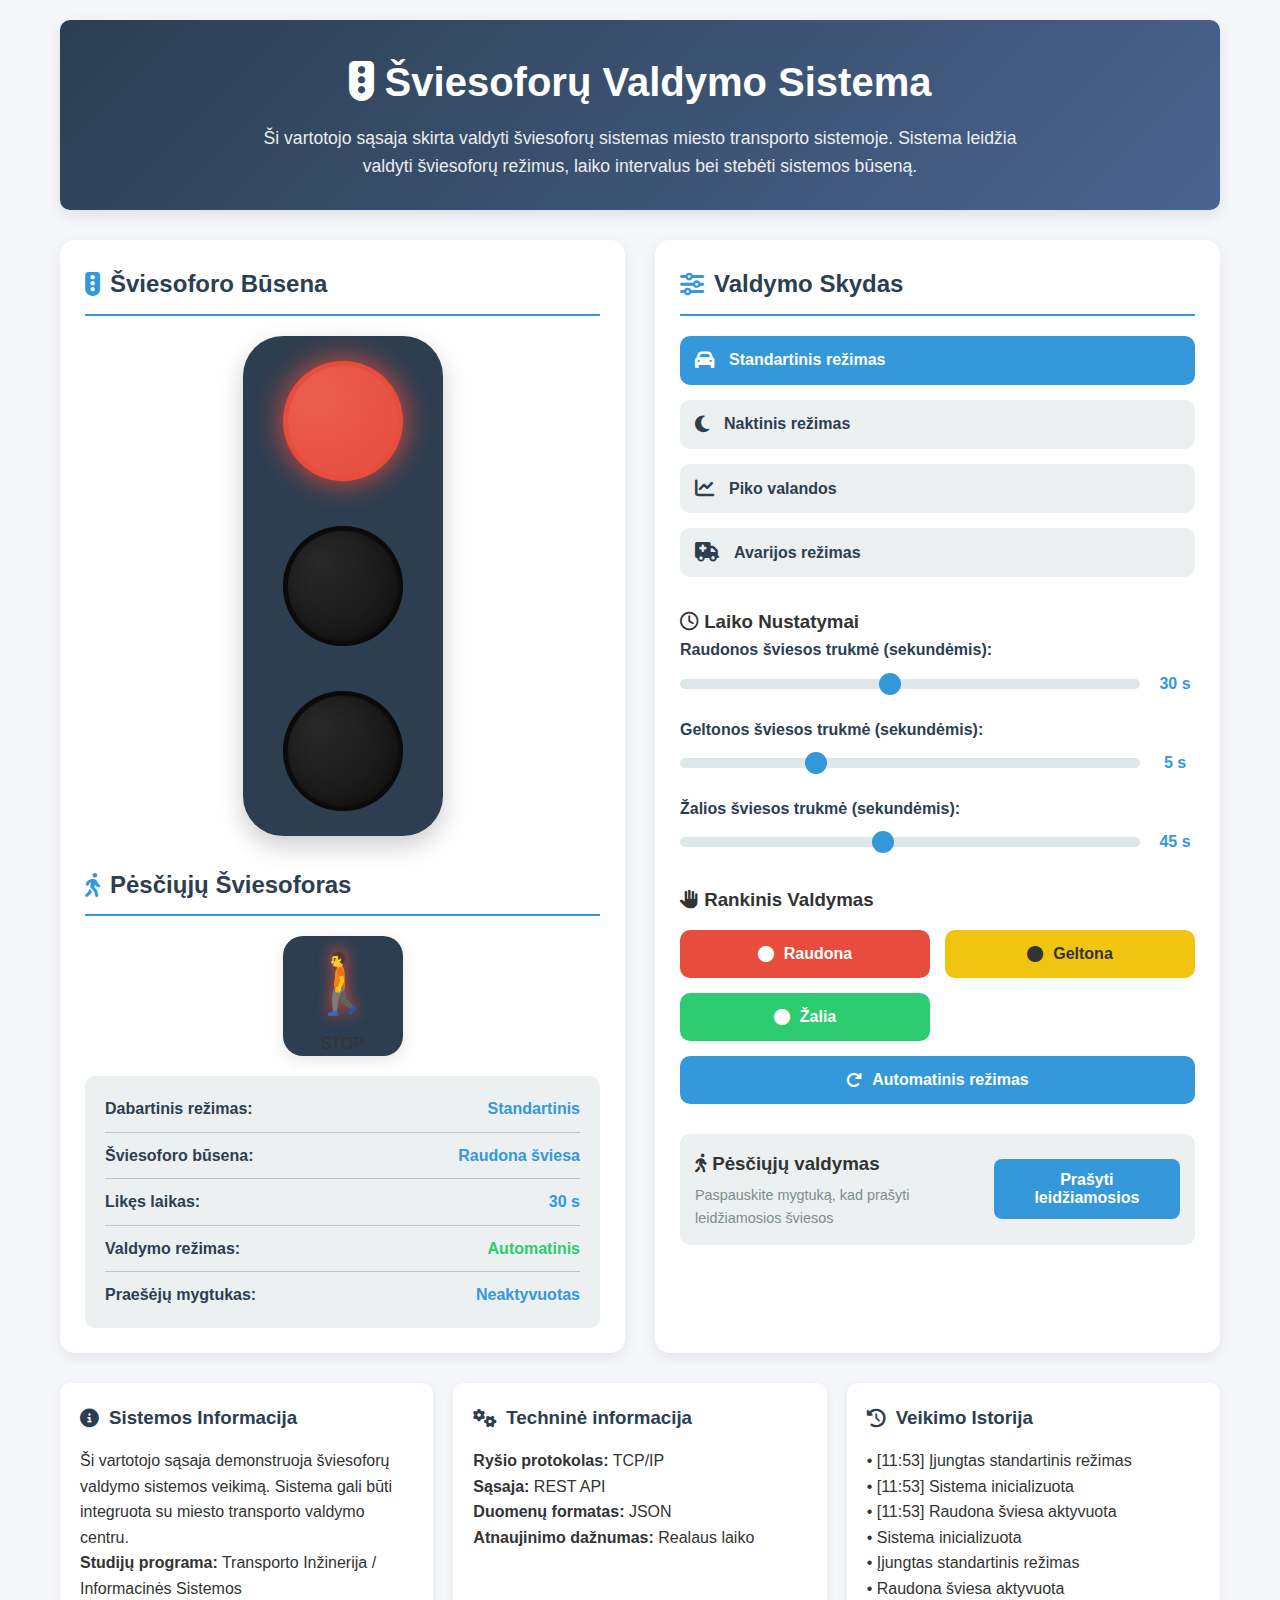
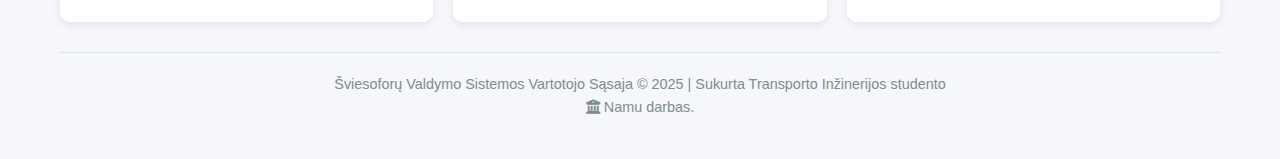
<file: skriptiniond2/index.html>
<!DOCTYPE html>
<html lang="lt">
<head>
    <meta charset="UTF-8">
    <meta name="viewport" content="width=device-width, initial-scale=1.0">
    <title>Šviesoforų Valdymo Sistema</title>
    <link rel="stylesheet" href="https://cdnjs.cloudflare.com/ajax/libs/font-awesome/6.4.0/css/all.min.css">
    <style>
        * {
            margin: 0;
            padding: 0;
            box-sizing: border-box;
            font-family: 'Segoe UI', Tahoma, Geneva, Verdana, sans-serif;
        }
        
        body {
            background-color: #f5f7fa;
            color: #333;
            line-height: 1.6;
            padding: 20px;
            max-width: 1200px;
            margin: 0 auto;
        }
        
        header {
            text-align: center;
            padding: 30px 0;
            background: linear-gradient(135deg, #2c3e50, #4a6491);
            color: white;
            border-radius: 10px;
            margin-bottom: 30px;
            box-shadow: 0 5px 15px rgba(0, 0, 0, 0.1);
        }
        
        h1 {
            font-size: 2.5rem;
            margin-bottom: 10px;
        }
        
        .subtitle {
            font-size: 1.1rem;
            opacity: 0.9;
            max-width: 800px;
            margin: 0 auto;
        }
        
        .main-container {
            display: flex;
            flex-wrap: wrap;
            gap: 30px;
            margin-bottom: 30px;
        }
        
        .traffic-light-section {
            flex: 1;
            min-width: 300px;
            background-color: white;
            border-radius: 15px;
            padding: 25px;
            box-shadow: 0 5px 15px rgba(0, 0, 0, 0.08);
        }
        
        .control-panel {
            flex: 1;
            min-width: 300px;
            background-color: white;
            border-radius: 15px;
            padding: 25px;
            box-shadow: 0 5px 15px rgba(0, 0, 0, 0.08);
        }
        
        h2 {
            color: #2c3e50;
            border-bottom: 2px solid #3498db;
            padding-bottom: 10px;
            margin-bottom: 20px;
            display: flex;
            align-items: center;
            gap: 10px;
        }
        
        h2 i {
            color: #3498db;
        }
        
        .traffic-light {
            width: 200px;
            height: 500px;
            background-color: #2c3e50;
            border-radius: 40px;
            margin: 0 auto 30px;
            padding: 25px 0;
            display: flex;
            flex-direction: column;
            align-items: center;
            justify-content: space-between;
            position: relative;
            box-shadow: 0 10px 25px rgba(0, 0, 0, 0.2);
        }
        
        .light {
            width: 120px;
            height: 120px;
            border-radius: 50%;
            background-color: #111;
            position: relative;
            transition: all 0.3s ease;
            box-shadow: inset 0 0 20px rgba(0, 0, 0, 0.8);
        }
        
        .light::after {
            content: '';
            position: absolute;
            top: 5px;
            left: 5px;
            width: 110px;
            height: 110px;
            border-radius: 50%;
            background: radial-gradient(circle at 30px 30px, rgba(255, 255, 255, 0.1), transparent);
        }
        
        .light.active.red {
            background-color: #e74c3c;
            box-shadow: 0 0 30px #e74c3c;
        }
        
        .light.active.yellow {
            background-color: #f1c40f;
            box-shadow: 0 0 30px #f1c40f;
        }
        
        .light.active.green {
            background-color: #2ecc71;
            box-shadow: 0 0 30px #2ecc71;
        }
        
        .pedestrian-light {
            width: 120px;
            height: 120px;
            background-color: #2c3e50;
            border-radius: 20px;
            margin: 0 auto 20px;
            display: flex;
            flex-direction: column;
            align-items: center;
            justify-content: center;
            position: relative;
            box-shadow: 0 5px 15px rgba(0, 0, 0, 0.1);
        }
        
        .pedestrian-icon {
            font-size: 60px;
            color: #444;
            transition: all 0.3s ease;
        }
        
        .pedestrian-light.active .pedestrian-icon {
            color: #2ecc71;
            text-shadow: 0 0 15px #2ecc71;
        }
        
        .pedestrian-light.stop .pedestrian-icon {
            color: #e74c3c;
            text-shadow: 0 0 15px #e74c3c;
        }
        
        .mode-selector {
            display: flex;
            flex-direction: column;
            gap: 15px;
            margin-bottom: 30px;
        }
        
        .mode-btn {
            padding: 15px;
            background-color: #ecf0f1;
            border: none;
            border-radius: 10px;
            font-size: 1rem;
            font-weight: 600;
            color: #2c3e50;
            cursor: pointer;
            transition: all 0.3s ease;
            display: flex;
            align-items: center;
            justify-content: flex-start;
            gap: 15px;
        }
        
        .mode-btn:hover {
            background-color: #d6dbdf;
            transform: translateY(-3px);
        }
        
        .mode-btn.active {
            background-color: #3498db;
            color: white;
        }
        
        .mode-btn i {
            font-size: 1.2rem;
        }
        
        .time-controls {
            margin-bottom: 30px;
        }
        
        .time-control {
            margin-bottom: 20px;
        }
        
        .time-control label {
            display: block;
            margin-bottom: 8px;
            font-weight: 600;
            color: #2c3e50;
        }
        
        .slider-container {
            display: flex;
            align-items: center;
            gap: 15px;
        }
        
        .slider-value {
            min-width: 40px;
            text-align: center;
            font-weight: 600;
            color: #3498db;
        }
        
        input[type="range"] {
            flex: 1;
            height: 10px;
            -webkit-appearance: none;
            background: #dfe6e9;
            border-radius: 5px;
            outline: none;
        }
        
        input[type="range"]::-webkit-slider-thumb {
            -webkit-appearance: none;
            width: 22px;
            height: 22px;
            background: #3498db;
            border-radius: 50%;
            cursor: pointer;
        }
        
        .manual-controls {
            display: grid;
            grid-template-columns: 1fr 1fr;
            gap: 15px;
            margin-bottom: 30px;
        }
        
        .control-btn {
            padding: 15px;
            background-color: #2c3e50;
            color: white;
            border: none;
            border-radius: 10px;
            font-size: 1rem;
            font-weight: 600;
            cursor: pointer;
            transition: all 0.3s ease;
            display: flex;
            align-items: center;
            justify-content: center;
            gap: 10px;
        }
        
        .control-btn:hover {
            background-color: #1a252f;
            transform: translateY(-3px);
        }
        
        .control-btn.red {
            background-color: #e74c3c;
        }
        
        .control-btn.yellow {
            background-color: #f1c40f;
            color: #333;
        }
        
        .control-btn.green {
            background-color: #2ecc71;
        }
        
        .control-btn.auto {
            background-color: #3498db;
        }
        
        .pedestrian-control {
            display: flex;
            align-items: center;
            justify-content: space-between;
            background-color: #ecf0f1;
            padding: 15px;
            border-radius: 10px;
            margin-bottom: 20px;
        }
        
        .pedestrian-btn {
            padding: 12px 25px;
            background-color: #3498db;
            color: white;
            border: none;
            border-radius: 8px;
            font-size: 1rem;
            font-weight: 600;
            cursor: pointer;
            transition: all 0.3s ease;
        }
        
        .pedestrian-btn:hover {
            background-color: #2980b9;
        }
        
        .status-panel {
            background-color: #ecf0f1;
            padding: 20px;
            border-radius: 10px;
            margin-top: 20px;
        }
        
        .status-item {
            display: flex;
            justify-content: space-between;
            margin-bottom: 10px;
            padding-bottom: 10px;
            border-bottom: 1px solid #bdc3c7;
        }
        
        .status-item:last-child {
            margin-bottom: 0;
            padding-bottom: 0;
            border-bottom: none;
        }
        
        .status-label {
            font-weight: 600;
            color: #2c3e50;
        }
        
        .status-value {
            color: #3498db;
            font-weight: 600;
        }
        
        .status-value.manual-mode {
            color: #e74c3c;
        }
        
        .status-value.auto-mode {
            color: #2ecc71;
        }
        
        .footer {
            text-align: center;
            padding: 20px;
            color: #7f8c8d;
            font-size: 0.9rem;
            border-top: 1px solid #dfe6e9;
            margin-top: 30px;
        }
        
        .system-info {
            display: flex;
            justify-content: space-between;
            flex-wrap: wrap;
            gap: 20px;
            margin-top: 30px;
        }
        
        .info-box {
            flex: 1;
            min-width: 250px;
            background-color: white;
            border-radius: 10px;
            padding: 20px;
            box-shadow: 0 3px 10px rgba(0, 0, 0, 0.08);
        }
        
        .info-box h3 {
            color: #2c3e50;
            margin-bottom: 15px;
            display: flex;
            align-items: center;
            gap: 10px;
        }
        
        @media (max-width: 768px) {
            .main-container {
                flex-direction: column;
            }
            
            .manual-controls {
                grid-template-columns: 1fr;
            }
            
            h1 {
                font-size: 2rem;
            }
        }
    </style>
</head>
<body>
    <header>
        <h1><i class="fas fa-traffic-light"></i> Šviesoforų Valdymo Sistema</h1>
        <p class="subtitle">Ši vartotojo sąsaja skirta valdyti šviesoforų sistemas miesto transporto sistemoje. Sistema leidžia valdyti šviesoforų režimus, laiko intervalus bei stebėti sistemos būseną.</p>
    </header>
    
    <div class="main-container">
        <section class="traffic-light-section">
            <h2><i class="fas fa-traffic-light"></i> Šviesoforo Būsena</h2>
            
            <div class="traffic-light">
                <div class="light red active" id="red-light"></div>
                <div class="light yellow" id="yellow-light"></div>
                <div class="light green" id="green-light"></div>
            </div>
            
            <h2><i class="fas fa-walking"></i> Pėsčiųjų Šviesoforas</h2>
            
            <div class="pedestrian-light stop" id="pedestrian-light">
                <div class="pedestrian-icon">🚶</div>
                <div class="pedestrian-text">STOP</div>
            </div>
            
            <div class="status-panel">
                <div class="status-item">
                    <span class="status-label">Dabartinis režimas:</span>
                    <span class="status-value" id="current-mode">Standartinis</span>
                </div>
                <div class="status-item">
                    <span class="status-label">Šviesoforo būsena:</span>
                    <span class="status-value" id="light-status">Raudona šviesa</span>
                </div>
                <div class="status-item">
                    <span class="status-label">Likęs laikas:</span>
                    <span class="status-value" id="time-left">30 s</span>
                </div>
                <div class="status-item">
                    <span class="status-label">Valdymo režimas:</span>
                    <span class="status-value auto-mode" id="control-mode">Automatinis</span>
                </div>
                <div class="status-item">
                    <span class="status-label">Praešėjų mygtukas:</span>
                    <span class="status-value" id="pedestrian-request">Neaktyvuotas</span>
                </div>
            </div>
        </section>
        
        <section class="control-panel">
            <h2><i class="fas fa-sliders-h"></i> Valdymo Skydas</h2>
            
            <div class="mode-selector">
                <button class="mode-btn active" id="mode-standard">
                    <i class="fas fa-car"></i>
                    <span>Standartinis režimas</span>
                </button>
                <button class="mode-btn" id="mode-night">
                    <i class="fas fa-moon"></i>
                    <span>Naktinis režimas</span>
                </button>
                <button class="mode-btn" id="mode-peak">
                    <i class="fas fa-chart-line"></i>
                    <span>Piko valandos</span>
                </button>
                <button class="mode-btn" id="mode-emergency">
                    <i class="fas fa-ambulance"></i>
                    <span>Avarijos režimas</span>
                </button>
            </div>
            
            <div class="time-controls">
                <h3><i class="far fa-clock"></i> Laiko Nustatymai</h3>
                
                <div class="time-control">
                    <label for="red-time">Raudonos šviesos trukmė (sekundėmis):</label>
                    <div class="slider-container">
                        <input type="range" id="red-time" min="5" max="60" value="30">
                        <span class="slider-value" id="red-value">30 s</span>
                    </div>
                </div>
                
                <div class="time-control">
                    <label for="yellow-time">Geltonos šviesos trukmė (sekundėmis):</label>
                    <div class="slider-container">
                        <input type="range" id="yellow-time" min="3" max="10" value="5">
                        <span class="slider-value" id="yellow-value">5 s</span>
                    </div>
                </div>
                
                <div class="time-control">
                    <label for="green-time">Žalios šviesos trukmė (sekundėmis):</label>
                    <div class="slider-container">
                        <input type="range" id="green-time" min="10" max="90" value="45">
                        <span class="slider-value" id="green-value">45 s</span>
                    </div>
                </div>
            </div>
            
            <div class="manual-controls">
                <h3 style="grid-column: 1 / -1;"><i class="fas fa-hand-paper"></i> Rankinis Valdymas</h3>
                <button class="control-btn red" id="manual-red">
                    <i class="fas fa-circle"></i> Raudona
                </button>
                <button class="control-btn yellow" id="manual-yellow">
                    <i class="fas fa-circle"></i> Geltona
                </button>
                <button class="control-btn green" id="manual-green">
                    <i class="fas fa-circle"></i> Žalia
                </button>
                <button class="control-btn auto" id="manual-auto" style="grid-column: 1 / -1;">
                    <i class="fas fa-redo"></i> Automatinis režimas
                </button>
            </div>
            
            <div class="pedestrian-control">
                <div>
                    <h3 style="margin-bottom: 5px;"><i class="fas fa-walking"></i> Pėsčiųjų valdymas</h3>
                    <p style="font-size: 0.9rem; color: #7f8c8d;">Paspauskite mygtuką, kad prašyti leidžiamosios šviesos</p>
                </div>
                <button class="pedestrian-btn" id="pedestrian-request-btn">
                    Prašyti leidžiamosios
                </button>
            </div>
        </section>
    </div>
    
    <div class="system-info">
        <div class="info-box">
            <h3><i class="fas fa-info-circle"></i> Sistemos Informacija</h3>
            <p>Ši vartotojo sąsaja demonstruoja šviesoforų valdymo sistemos veikimą. Sistema gali būti integruota su miesto transporto valdymo centru.</p>
            <p><strong>Studijų programa:</strong> Transporto Inžinerija / Informacinės Sistemos</p>
        </div>
        
        <div class="info-box">
            <h3><i class="fas fa-cogs"></i> Techninė informacija</h3>
            <p><strong>Ryšio protokolas:</strong> TCP/IP</p>
            <p><strong>Sąsaja:</strong> REST API</p>
            <p><strong>Duomenų formatas:</strong> JSON</p>
            <p><strong>Atnaujinimo dažnumas:</strong> Realaus laiko</p>
        </div>
        
        <div class="info-box">
            <h3><i class="fas fa-history"></i> Veikimo Istorija</h3>
            <p id="history-log">• Sistema inicializuota<br>• Įjungtas standartinis režimas<br>• Raudona šviesa aktyvuota</p>
        </div>
    </div>
    
    <footer class="footer">
        <p>Šviesoforų Valdymo Sistemos Vartotojo Sąsaja © 2025 | Sukurta Transporto Inžinerijos studento</p>
        <p><i class="fas fa-university"></i>  Namu darbas.</p>
    </footer>
    
    <script>
        // DOM elementai
        const redLight = document.getElementById('red-light');
        const yellowLight = document.getElementById('yellow-light');
        const greenLight = document.getElementById('green-light');
        const pedestrianLight = document.getElementById('pedestrian-light');
        
        const currentModeElement = document.getElementById('current-mode');
        const lightStatusElement = document.getElementById('light-status');
        const timeLeftElement = document.getElementById('time-left');
        const controlModeElement = document.getElementById('control-mode');
        const pedestrianRequestElement = document.getElementById('pedestrian-request');
        
        const modeButtons = document.querySelectorAll('.mode-btn');
        const manualButtons = document.querySelectorAll('.control-btn');
        const pedestrianRequestBtn = document.getElementById('pedestrian-request-btn');
        const manualAutoBtn = document.getElementById('manual-auto');
        
        const redTimeSlider = document.getElementById('red-time');
        const yellowTimeSlider = document.getElementById('yellow-time');
        const greenTimeSlider = document.getElementById('green-time');
        
        const redValueElement = document.getElementById('red-value');
        const yellowValueElement = document.getElementById('yellow-value');
        const greenValueElement = document.getElementById('green-value');
        
        const historyLog = document.getElementById('history-log');
        
        // Šviesoforo būsena
        let currentLight = 'red';
        let currentMode = 'standard';
        let isAutoMode = true;
        let pedestrianRequested = false;
        let countdownInterval;
        let timeLeft = 30;
        
        // Laiko nustatymai pagal režimą
        const timeSettings = {
            standard: { red: 30, yellow: 5, green: 45 },
            night: { red: 20, yellow: 3, green: 30 },
            peak: { red: 40, yellow: 5, green: 60 },
            emergency: { red: 10, yellow: 3, green: 10 }
        };
        
        // Inicializacija
        function init() {
            updateSliders();
            startAutoCycle();
            addToHistory('Sistema inicializuota');
            addToHistory('Įjungtas standartinis režimas');
        }
        
        // Atnaujinti slankiklius pagal dabartinį režimą
        function updateSliders() {
            const settings = timeSettings[currentMode];
            
            redTimeSlider.value = settings.red;
            yellowTimeSlider.value = settings.yellow;
            greenTimeSlider.value = settings.green;
            
            redValueElement.textContent = `${settings.red} s`;
            yellowValueElement.textContent = `${settings.yellow} s`;
            greenValueElement.textContent = `${settings.green} s`;
        }
        
        // Pradėti automatinį šviesoforo ciklą
        function startAutoCycle() {
            clearInterval(countdownInterval);
            isAutoMode = true;
            updateControlModeDisplay();
            
            const redTime = parseInt(redTimeSlider.value);
            const yellowTime = parseInt(yellowTimeSlider.value);
            const greenTime = parseInt(greenTimeSlider.value);
            
            activateLight('red');
            timeLeft = redTime;
            updateCountdown();
            
            countdownInterval = setInterval(() => {
                timeLeft--;
                updateCountdown();
                
                if (timeLeft === 0) {
                    switchLight();
                }
            }, 1000);
        }
        
        // Perjungti šviesą
        function switchLight() {
            const redTime = parseInt(redTimeSlider.value);
            const yellowTime = parseInt(yellowTimeSlider.value);
            const greenTime = parseInt(greenTimeSlider.value);
            
            if (currentLight === 'red') {
                if (pedestrianRequested) {
                    activateLight('green');
                    timeLeft = greenTime;
                    pedestrianLight.classList.remove('stop');
                    pedestrianLight.classList.add('active');
                    pedestrianRequested = false;
                    pedestrianRequestElement.textContent = 'Įvykdytas';
                    addToHistory('Praešėjų prašymas įvykdytas - žalia šviesa');
                } else {
                    activateLight('green');
                    timeLeft = greenTime;
                }
            } else if (currentLight === 'green') {
                activateLight('yellow');
                timeLeft = yellowTime;
                if (pedestrianLight.classList.contains('active')) {
                    pedestrianLight.classList.remove('active');
                    pedestrianLight.classList.add('stop');
                }
            } else if (currentLight === 'yellow') {
                activateLight('red');
                timeLeft = redTime;
            }
        }
        
        // Aktyvuoti konkretų šviesos spalvą
        function activateLight(color) {
            // Išjungti visas šviesas
            redLight.classList.remove('active');
            yellowLight.classList.remove('active');
            greenLight.classList.remove('active');
            
            // Aktyvuoti pasirinktą šviesą
            if (color === 'red') {
                redLight.classList.add('active');
                currentLight = 'red';
                lightStatusElement.textContent = 'Raudona šviesa';
                addToHistory('Raudona šviesa aktyvuota');
            } else if (color === 'yellow') {
                yellowLight.classList.add('active');
                currentLight = 'yellow';
                lightStatusElement.textContent = 'Geltona šviesa';
                addToHistory('Geltona šviesa aktyvuota');
            } else if (color === 'green') {
                greenLight.classList.add('active');
                currentLight = 'green';
                lightStatusElement.textContent = 'Žalia šviesa';
                addToHistory('Žalia šviesa aktyvuota');
            }
        }
        
        // Atnaujinti atgalinio skaičiavimo rodymą
        function updateCountdown() {
            timeLeftElement.textContent = `${timeLeft} s`;
        }
        
        // Atnaujinti valdymo režimo rodymą
        function updateControlModeDisplay() {
            if (isAutoMode) {
                controlModeElement.textContent = 'Automatinis';
                controlModeElement.className = 'status-value auto-mode';
            } else {
                controlModeElement.textContent = 'RANKINIS';
                controlModeElement.className = 'status-value manual-mode';
                timeLeftElement.textContent = '∞';
            }
        }
        
        // Pridėti įrašą į istoriją
        function addToHistory(message) {
            const timestamp = new Date().toLocaleTimeString('lt-LT', {hour: '2-digit', minute: '2-digit'});
            historyLog.innerHTML = `• [${timestamp}] ${message}<br>` + historyLog.innerHTML;
            
            // Apriboti įrašų skaičių
            const lines = historyLog.innerHTML.split('<br>');
            if (lines.length > 10) {
                historyLog.innerHTML = lines.slice(0, 10).join('<br>');
            }
        }
        
        // Režimų pasirinkimo mygtukai
        modeButtons.forEach(button => {
            button.addEventListener('click', function() {
                // Pašalinti aktyvų klasę nuo visų mygtukų
                modeButtons.forEach(btn => btn.classList.remove('active'));
                
                // Pridėti aktyvų klasę paspaustam mygtukui
                this.classList.add('active');
                
                // Nustatyti režimą
                if (this.id === 'mode-standard') {
                    currentMode = 'standard';
                    currentModeElement.textContent = 'Standartinis';
                    addToHistory('Perjungta į standartinį režimą');
                } else if (this.id === 'mode-night') {
                    currentMode = 'night';
                    currentModeElement.textContent = 'Naktinis';
                    addToHistory('Perjungta į naktinį režimą');
                } else if (this.id === 'mode-peak') {
                    currentMode = 'peak';
                    currentModeElement.textContent = 'Piko valandos';
                    addToHistory('Perjungta į piko valandų režimą');
                } else if (this.id === 'mode-emergency') {
                    currentMode = 'emergency';
                    currentModeElement.textContent = 'Avarijos';
                    addToHistory('Perjungta į avarijos režimą');
                }
                
                // Atnaujinti slankiklius pagal režimą
                updateSliders();
                
                // Paleisti automatinį ciklą, jei automatinis režimas įjungtas
                if (isAutoMode) {
                    startAutoCycle();
                }
            });
        });
        
        // Rankinio valdymo mygtukai
        document.getElementById('manual-red').addEventListener('click', function() {
            isAutoMode = false;
            clearInterval(countdownInterval);
            activateLight('red');
            updateControlModeDisplay();
            addToHistory('Rankiniu būdu įjungta raudona šviesa');
        });
        
        document.getElementById('manual-yellow').addEventListener('click', function() {
            isAutoMode = false;
            clearInterval(countdownInterval);
            activateLight('yellow');
            updateControlModeDisplay();
            addToHistory('Rankiniu būdu įjungta geltona šviesa');
        });
        
        document.getElementById('manual-green').addEventListener('click', function() {
            isAutoMode = false;
            clearInterval(countdownInterval);
            activateLight('green');
            updateControlModeDisplay();
            
            // Jei buvo prašomas praešėjų leidimas, pažymėti kaip įvykdytą
            if (pedestrianRequested) {
                pedestrianRequested = false;
                pedestrianRequestElement.textContent = 'Įvykdytas';
                pedestrianLight.classList.remove('stop');
                pedestrianLight.classList.add('active');
            }
            
            addToHistory('Rankiniu būdu įjungta žalia šviesa');
        });
        
        // Automatinio režimo mygtukas
        manualAutoBtn.addEventListener('click', function() {
            startAutoCycle();
            addToHistory('Įjungtas automatinis režimas');
        });
        
        // Praešėjų prašymo mygtukas
        pedestrianRequestBtn.addEventListener('click', function() {
            if (!pedestrianRequested) {
                pedestrianRequested = true;
                pedestrianRequestElement.textContent = 'Laukiama';
                addToHistory('Gautas praešėjų prašymas');
            }
        });
        
        // Slankiklių atnaujinimai
        redTimeSlider.addEventListener('input', function() {
            redValueElement.textContent = `${this.value} s`;
            if (currentLight === 'red' && isAutoMode) {
                timeLeft = parseInt(this.value);
                updateCountdown();
            }
            addToHistory(`Raudonos šviesos trukmė pakeista į ${this.value} s`);
        });
        
        yellowTimeSlider.addEventListener('input', function() {
            yellowValueElement.textContent = `${this.value} s`;
            if (currentLight === 'yellow' && isAutoMode) {
                timeLeft = parseInt(this.value);
                updateCountdown();
            }
            addToHistory(`Geltonos šviesos trukmė pakeista į ${this.value} s`);
        });
        
        greenTimeSlider.addEventListener('input', function() {
            greenValueElement.textContent = `${this.value} s`;
            if (currentLight === 'green' && isAutoMode) {
                timeLeft = parseInt(this.value);
                updateCountdown();
            }
            addToHistory(`Žalios šviesos trukmė pakeista į ${this.value} s`);
        });
        
        // Inicializuoti sistemą
        init();
    </script>
</body>
</html>
</file>
